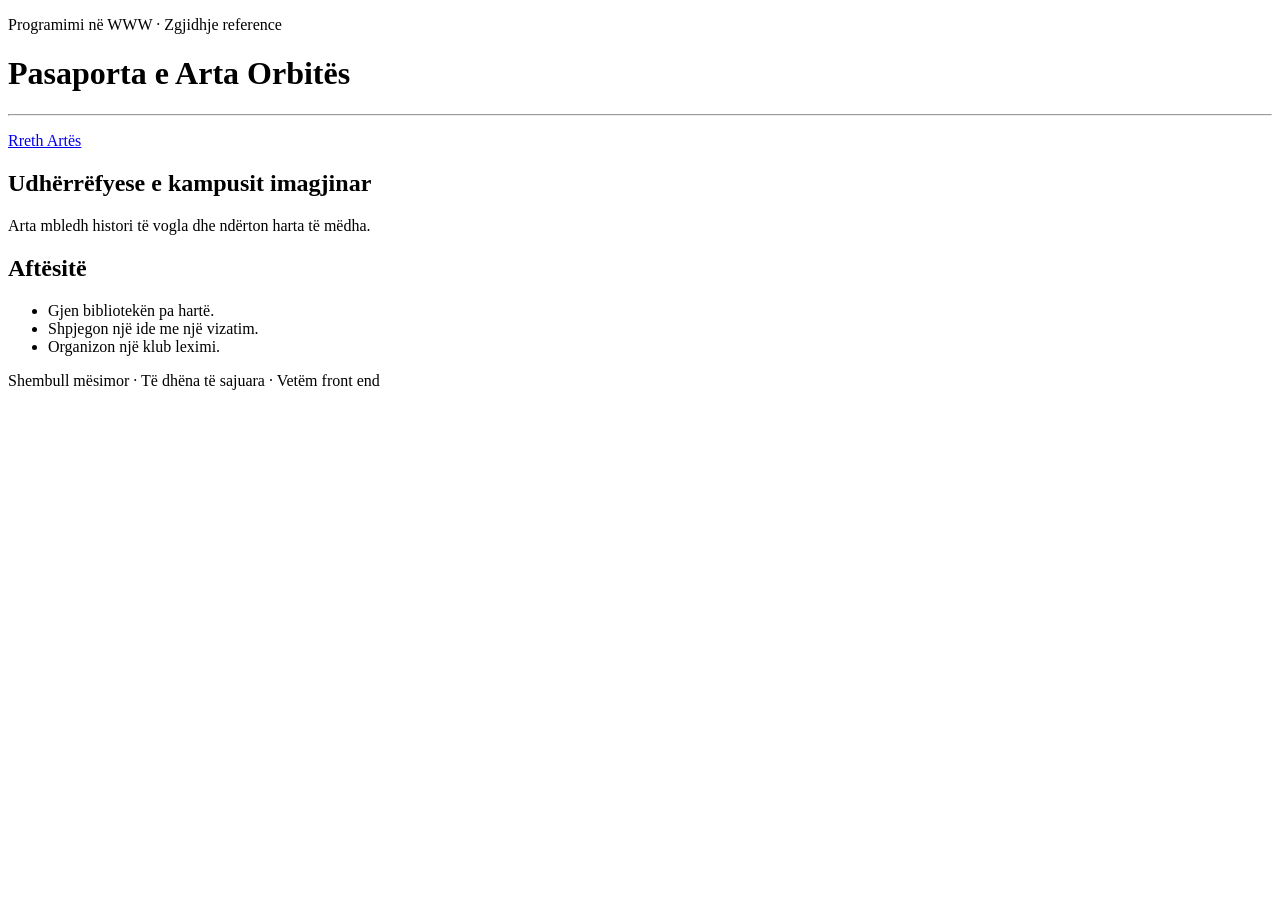
<file: JavaI/index.html>
<!DOCTYPE html>
<html lang="sq">
<head>
    <meta charset="UTF-8">
    <meta name="viewport" content="width=device-width, initial-scale=1.0">
    <title>Pasaporta e Arta Orbitës</title>
</head>

<body>

    <header>
        <p>Programimi në WWW · Zgjidhje reference</p>

        <h1>Pasaporta e Arta Orbitës</h1>

        <hr>
    </header>

    <main>

        <p>
            <a href="rreth.html">Rreth Artës</a>
        </p>

        <h2>Udhërrëfyese e kampusit imagjinar</h2>

        <p>
            Arta mbledh histori të vogla dhe ndërton harta të mëdha.
        </p>

        <h2>Aftësitë</h2>

        <ul>
            <li>Gjen bibliotekën pa hartë.</li>
            <li>Shpjegon një ide me një vizatim.</li>
            <li>Organizon një klub leximi.</li>
        </ul>

    </main>

    <footer>
        <p>
            Shembull mësimor · Të dhëna të sajuara · Vetëm front end
        </p>
    </footer>

</body>
</html>
</file>
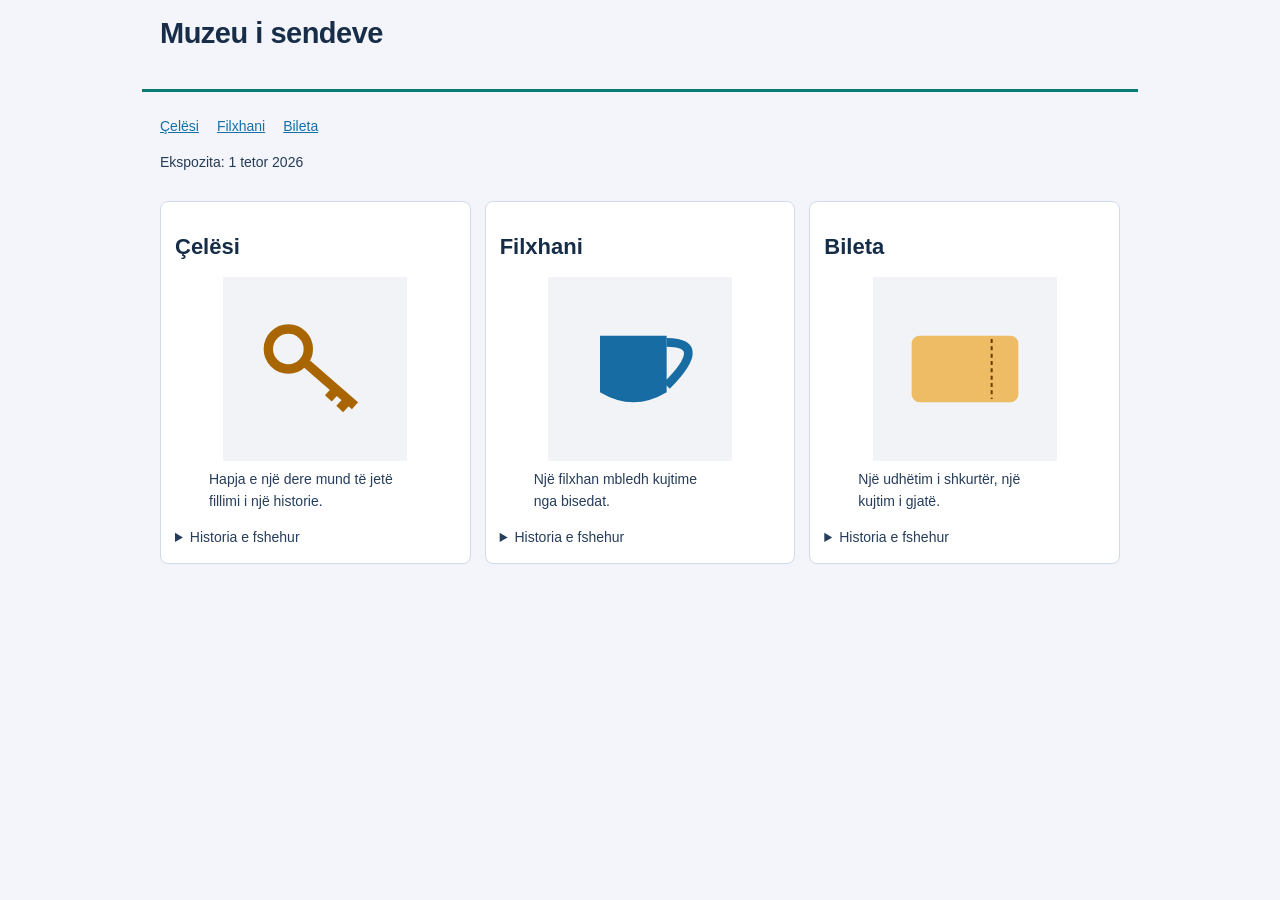
<file: JavaII/index.html>
<!doctype html>
<html lang="sq">
  <head>
    <meta charset="UTF-8" />
    <meta name="viewport" content="width=device-width, initial-scale=1.0" />

    <title>Muzeu i sendeve</title>

    <link rel="stylesheet" href="style.css" />
  </head>

  <body>
    <main class="container">
      <h1>Muzeu i sendeve</h1>

      <div class="line"></div>

      <nav>
        <a href="#celesi">Çelësi</a>
        <a href="#filxhani">Filxhani</a>
        <a href="#bileta">Bileta</a>
      </nav>

      <p class="date">Ekspozita: 1 tetor 2026</p>

      <section class="cards">
        <!-- ÇELËSI -->

        <article class="card" id="celesi">
          <h2>Çelësi</h2>

          <div class="icon-area">
            <img src="celesi.svg" alt="Çelësi" />
          </div>

          <p>
            Hapja e një dere mund të jetë<br />
            fillimi i një historie.
          </p>

          <details>
            <summary>Historia e fshehur</summary>

            <p class="hidden">
              Një çelës i vogël mund të hapë një kapitull të madh.
            </p>
          </details>
        </article>

        <!-- FILXHANI -->

        <article class="card" id="filxhani">
          <h2>Filxhani</h2>

          <div class="icon-area">
            <img src="filxhani.svg" alt="Filxhani" />
          </div>

          <p>
            Një filxhan mbledh kujtime<br />
            nga bisedat.
          </p>

          <details>
            <summary>Historia e fshehur</summary>

            <p class="hidden">
              Çdo filxhan mund të kujtojë një bisedë të veçantë.
            </p>
          </details>
        </article>

        <!-- BILETA -->

        <article class="card" id="bileta">
          <h2>Bileta</h2>

          <div class="icon-area">
            <img src="bileta.svg" alt="Bileta" />
          </div>

          <p>
            Një udhëtim i shkurtër, një<br />
            kujtim i gjatë.
          </p>

          <details>
            <summary>Historia e fshehur</summary>

            <p class="hidden">Një biletë ruan gjurmën e një udhëtimi.</p>
          </details>
        </article>
      </section>
    </main>
  </body>
</html>
</file>
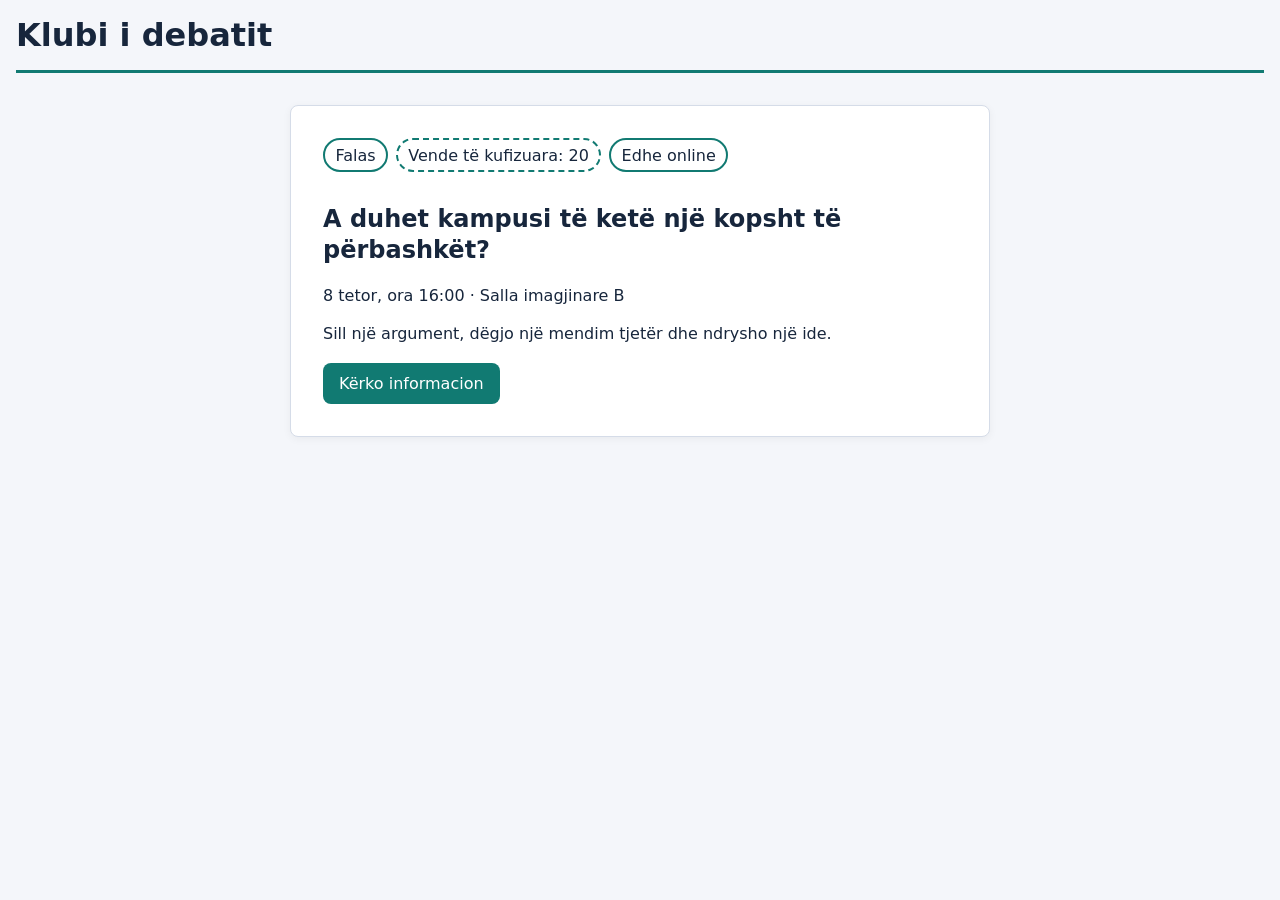
<file: JavaIII/index.html>
<!doctype html>
<html lang="sq">
<head>
  <meta charset="utf-8">
  <meta name="viewport" content="width=device-width, initial-scale=1">
  <title>Klubi i debatit</title>

  <link rel="stylesheet" href="style.css">
  <link rel="stylesheet" href="gabime.css">
</head>

<body>

  <header>
    <h1>Klubi i debatit</h1>
  </header>

  <main>
    <article id="poster" class="poster">

      <div class="tags">
        <span class="tag tag-free">Falas</span>
        <span class="tag tag-limited">Vende të kufizuara: 20</span>
        <span class="tag tag-online">Edhe online</span>
      </div>

      <h2>A duhet kampusi të ketë një kopsht të përbashkët?</h2>

      <p class="event-info">
        8 tetor, ora 16:00 · Salla imagjinare B
      </p>

      <p class="description">
        Sill një argument, dëgjo një mendim tjetër dhe ndrysho një ide.
      </p>

      <a class="register-link" href="https://example.com">
        Kërko informacion
      </a>

    </article>
  </main>

</body>
</html>
</file>
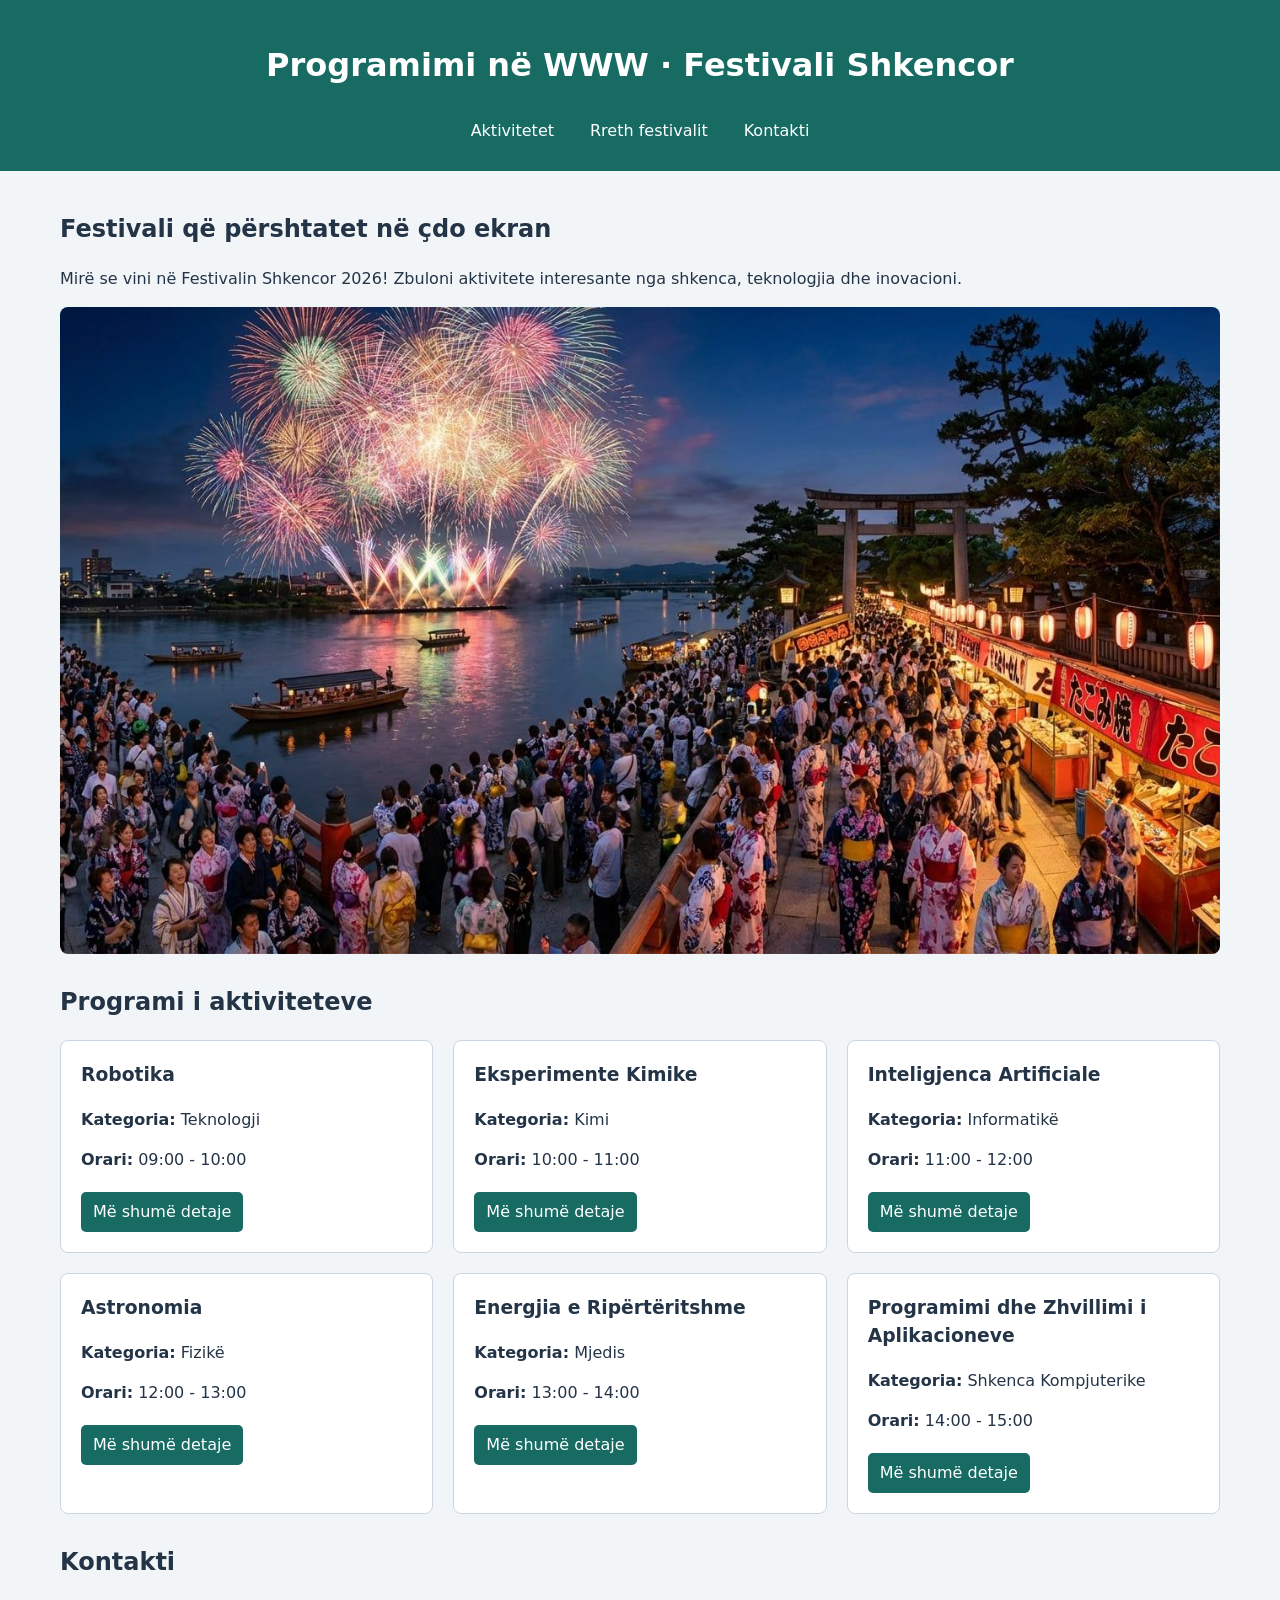
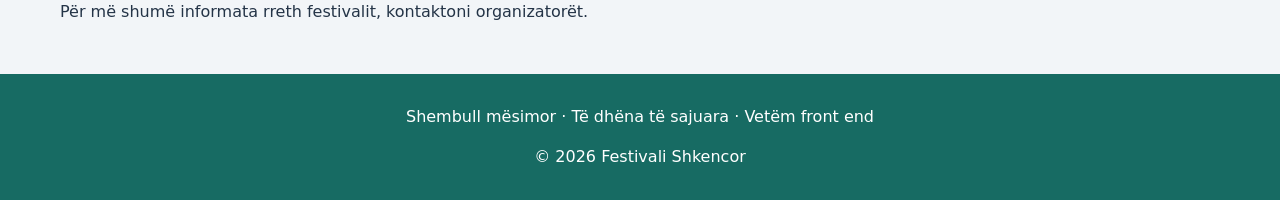
<file: JavaIV/index.html>
<!DOCTYPE html>
<html lang="sq">
<head>
    <meta charset="UTF-8">
    <meta name="viewport" content="width=device-width, initial-scale=1.0">
    <title>Festivali Shkencor</title>
    <link rel="stylesheet" href="style.css">
</head>
<body>

    <a href="#main" class="skip-link">Kalo te përmbajtja</a>

    <header>
        <h1>Programimi në WWW · Festivali Shkencor</h1>

        <nav aria-label="Menuja kryesore">
            <a href="#aktivitetet">Aktivitetet</a>
            <a href="#rreth">Rreth festivalit</a>
            <a href="#kontakti">Kontakti</a>
        </nav>
    </header>

    <main id="main">

        <section id="rreth">
            <h2>Festivali që përshtatet në çdo ekran</h2>

            <p>
                Mirë se vini në Festivalin Shkencor 2026!
                Zbuloni aktivitete interesante nga shkenca,
                teknologjia dhe inovacioni.
            </p>

            <img
                src="images/festivali.jpg"
                alt="Pamje nga aktivitetet e festivalit shkencor"
                class="festival-img"
            >
        </section>

        <section id="aktivitetet">
            <h2>Programi i aktiviteteve</h2>

            <div class="cards">

                <article class="card">
                    <h3>Robotika</h3>
                    <p><strong>Kategoria:</strong> Teknologji</p>
                    <p><strong>Orari:</strong> 09:00 - 10:00</p>
                    <a href="#kontakti">Më shumë detaje</a>
                </article>

                <article class="card">
                    <h3>Eksperimente Kimike</h3>
                    <p><strong>Kategoria:</strong> Kimi</p>
                    <p><strong>Orari:</strong> 10:00 - 11:00</p>
                    <a href="#kontakti">Më shumë detaje</a>
                </article>

                <article class="card">
                    <h3>Inteligjenca Artificiale</h3>
                    <p><strong>Kategoria:</strong> Informatikë</p>
                    <p><strong>Orari:</strong> 11:00 - 12:00</p>
                    <a href="#kontakti">Më shumë detaje</a>
                </article>

                <article class="card">
                    <h3>Astronomia</h3>
                    <p><strong>Kategoria:</strong> Fizikë</p>
                    <p><strong>Orari:</strong> 12:00 - 13:00</p>
                    <a href="#kontakti">Më shumë detaje</a>
                </article>

                <article class="card">
                    <h3>Energjia e Ripërtëritshme</h3>
                    <p><strong>Kategoria:</strong> Mjedis</p>
                    <p><strong>Orari:</strong> 13:00 - 14:00</p>
                    <a href="#kontakti">Më shumë detaje</a>
                </article>

                <article class="card">
                    <h3>Programimi dhe Zhvillimi i Aplikacioneve</h3>
                    <p><strong>Kategoria:</strong> Shkenca Kompjuterike</p>
                    <p><strong>Orari:</strong> 14:00 - 15:00</p>
                    <a href="#kontakti">Më shumë detaje</a>
                </article>

            </div>
        </section>

        <section id="kontakti">
            <h2>Kontakti</h2>
            <p>
                Për më shumë informata rreth festivalit,
                kontaktoni organizatorët.
            </p>
        </section>

    </main>

    <footer>
        <p>Shembull mësimor · Të dhëna të sajuara · Vetëm front end</p>
        <p>&copy; 2026 Festivali Shkencor</p>
    </footer>

</body>
</html>
</file>
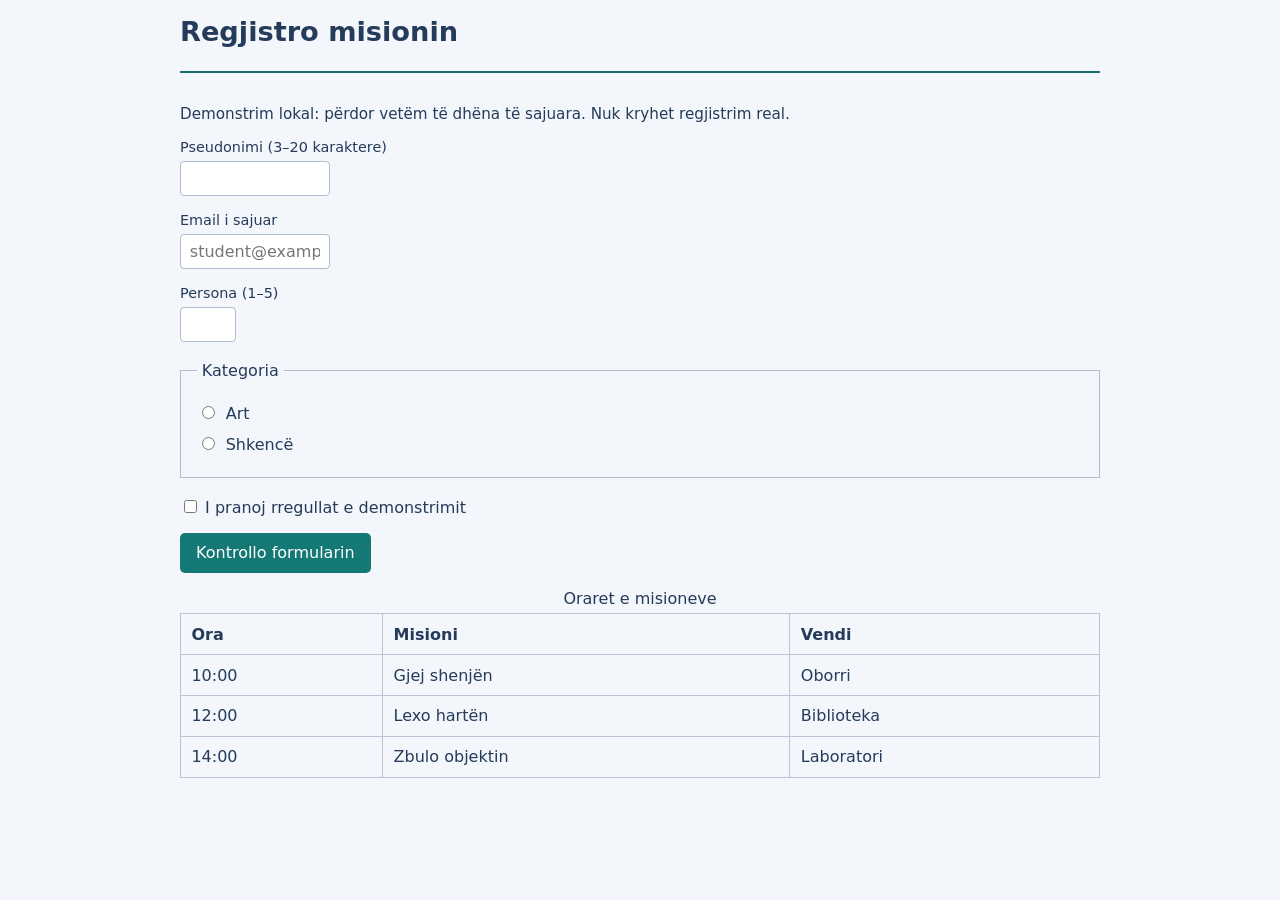
<file: JavaV/index.html>
<!DOCTYPE html>
<html lang="sq">
<head>
    <meta charset="UTF-8">
    <meta name="viewport" content="width=device-width, initial-scale=1.0">
    <title>Regjistro misionin</title>
    <link rel="stylesheet" href="style.css">
</head>

<body>

<main>

    <h1>Regjistro misionin</h1>

    <hr>

    <p class="intro">
        Demonstrim lokal: përdor vetëm të dhëna të sajuara.
        Nuk kryhet regjistrim real.
    </p>

    <form action="pranuar.html" method="get">

        <div class="field">
            <label for="pseudonimi">
                Pseudonimi (3–20 karaktere)
            </label>

            <input
                type="text"
                id="pseudonimi"
                name="pseudonimi"
                minlength="3"
                maxlength="20"
                required
            >
        </div>

        <div class="field">
            <label for="email">
                Email i sajuar
            </label>

            <input
                type="email"
                id="email"
                name="email"
                placeholder="student@example.org"
                required
            >
        </div>

        <div class="field">
            <label for="persona">
                Persona (1–5)
            </label>

            <input
                type="number"
                id="persona"
                name="persona"
                min="1"
                max="5"
                required
            >
        </div>

        <fieldset>

            <legend>Kategoria</legend>

            <label class="radio-label">
                <input
                    type="radio"
                    name="kategoria"
                    value="Art"
                    required
                >
                Art
            </label>

            <label class="radio-label">
                <input
                    type="radio"
                    name="kategoria"
                    value="Shkencë"
                >
                Shkencë
            </label>

        </fieldset>

        <div class="rules">

            <label for="rregullat">

                <input
                    type="checkbox"
                    id="rregullat"
                    name="rregullat"
                    value="pranuar"
                    required
                >

                I pranoj rregullat e demonstrimit

            </label>

        </div>

        <button type="submit">
            Kontrollo formularin
        </button>

    </form>


    <table>

        <caption>
            Oraret e misioneve
        </caption>

        <thead>

            <tr>
                <th scope="col">Ora</th>
                <th scope="col">Misioni</th>
                <th scope="col">Vendi</th>
            </tr>

        </thead>

        <tbody>

            <tr>
                <td>10:00</td>
                <td>Gjej shenjën</td>
                <td>Oborri</td>
            </tr>

            <tr>
                <td>12:00</td>
                <td>Lexo hartën</td>
                <td>Biblioteka</td>
            </tr>

            <tr>
                <td>14:00</td>
                <td>Zbulo objektin</td>
                <td>Laboratori</td>
            </tr>

        </tbody>

    </table>

</main>

</body>
</html>
</file>
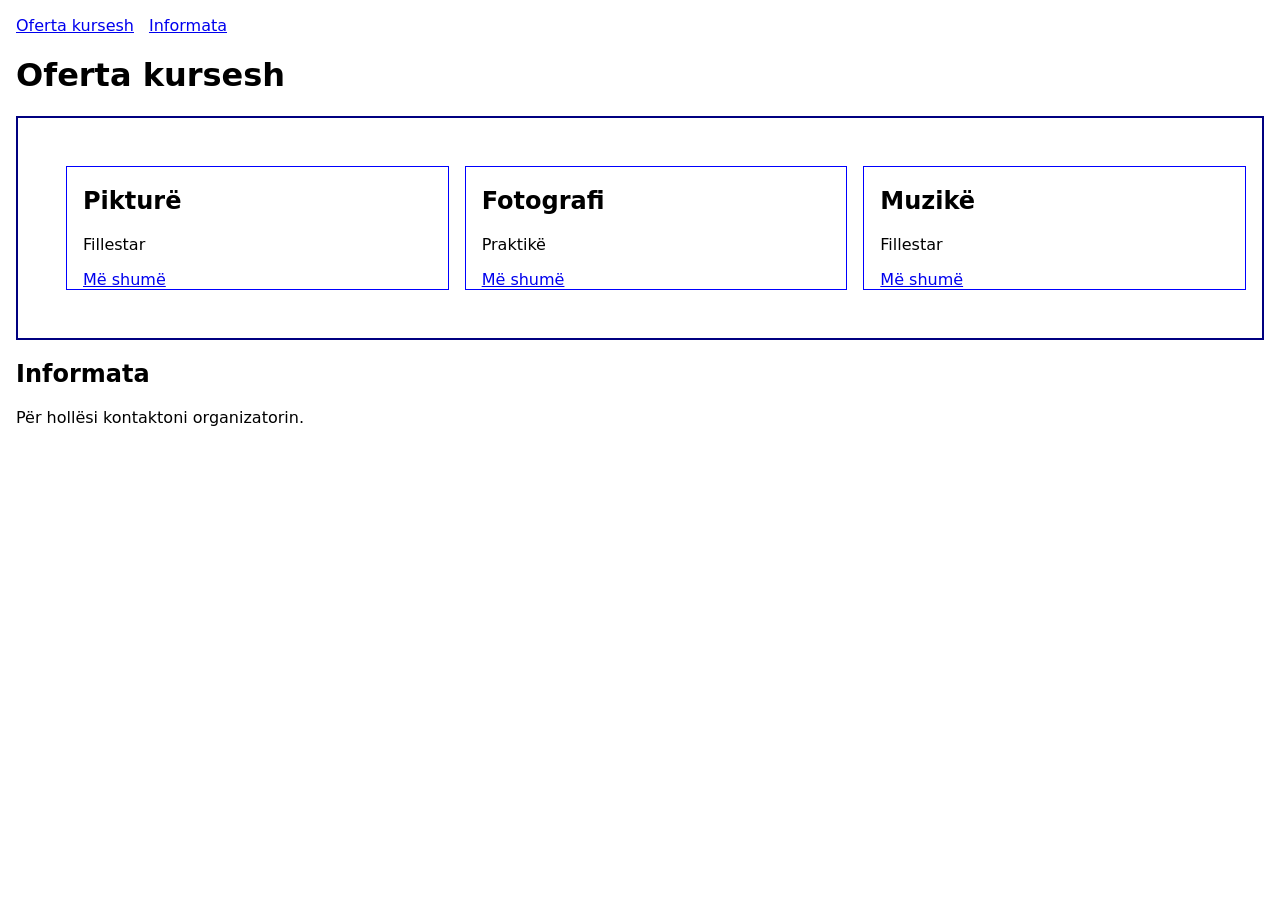
<file: Vleresime/Prova1/index.html>
<!doctype html>
<html lang="sq">
<head>
  <meta charset="UTF-8">
  <meta name="viewport" content="width=device-width,initial-scale=1">
  <title>Oferta kursesh</title>
  <link rel="stylesheet" href="style.css">
</head>
<body>
  <header>
    <nav>
    <a href="#kurset">Oferta kursesh</a> 
    <a href="#regjistrimi">Informata</a>
    </nav>
  </header> 
  <main>
    <h1>Oferta kursesh</h1>
    <section id="kurset" class="offers" aria-label="Oferta kursesh">
      <!-- TODO: tri article; secili ka h2, p dhe lidhjen Më shumë. -->
       <article class="card">
        <h2>Pikturë</h2>
        <p>Fillestar</p>
        <a href="#regjistrimi">Më shumë</a>
       </article>
       <article class="card">
        <h2>Fotografi</h2>
        <p>Praktikë</p>
        <a href="#regjistrimi">Më shumë</a>
       </article>
       <article class="card">
        <h2>Muzikë</h2>
        <p>Fillestar</p>
        <a href="#regjistrimi">Më shumë</a>
       </article>
    </section>
    <section id="regjistrimi">
      <h2>Informata</h2>
      <p>Për hollësi kontaktoni organizatorin.</p>
    </section>
  </main>
</body>
</html>
</file>
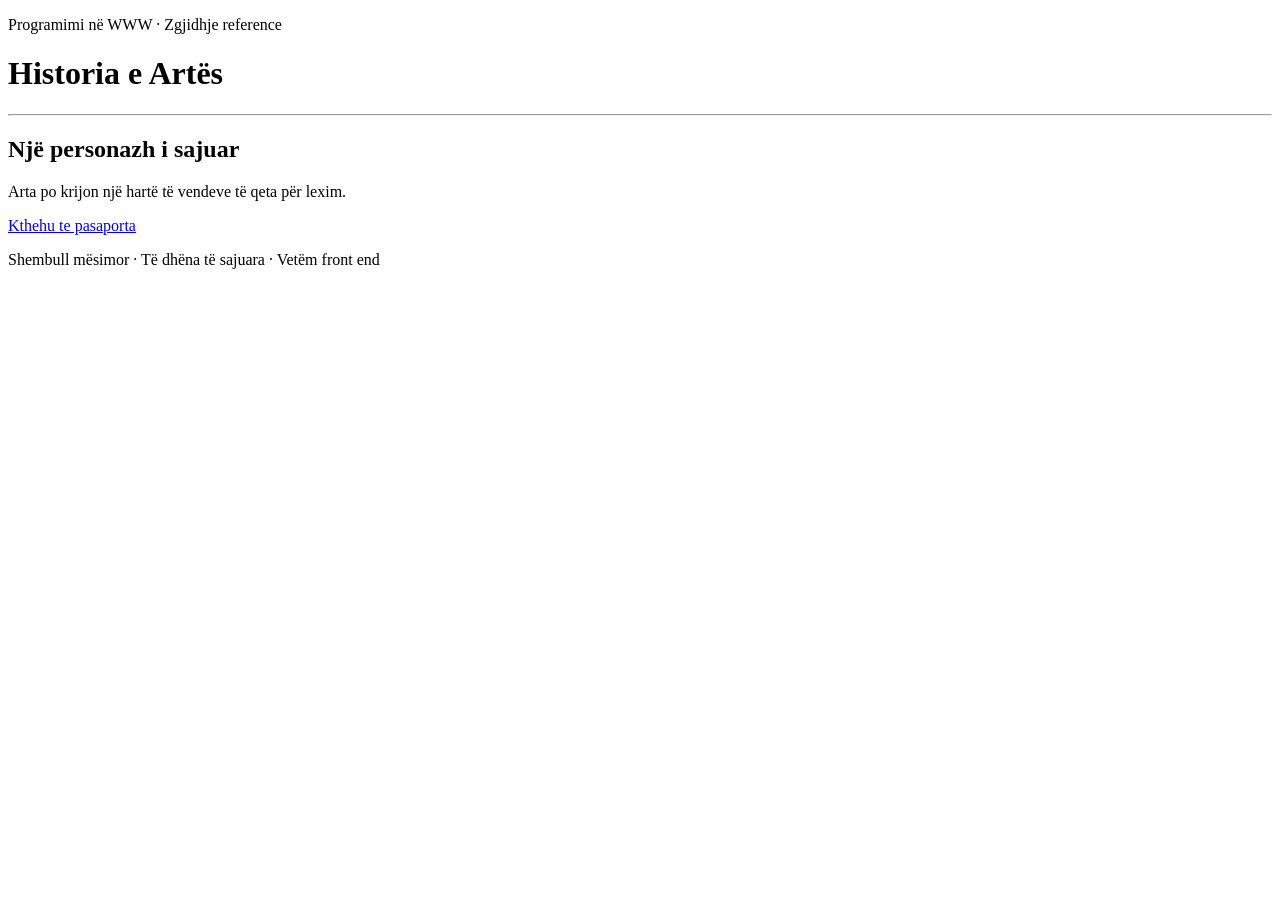
<file: JavaI/rreth.html>
<!DOCTYPE html>
<html lang="sq">
<head>
    <meta charset="UTF-8">
    <meta name="viewport" content="width=device-width, initial-scale=1.0">
    <title>Historia e Artës</title>
</head>

<body>

    <header>
        <p>Programimi në WWW · Zgjidhje reference</p>

        <h1>Historia e Artës</h1>

        <hr>
    </header>

    <main>

        <h2>Një personazh i sajuar</h2>

        <p>
            Arta po krijon një hartë të vendeve të qeta për lexim.
        </p>

        <p>
            <a href="index.html">Kthehu te pasaporta</a>
        </p>

    </main>

    <footer>
        <p>
            Shembull mësimor · Të dhëna të sajuara · Vetëm front end
        </p>
    </footer>

</body>
</html>
</file>
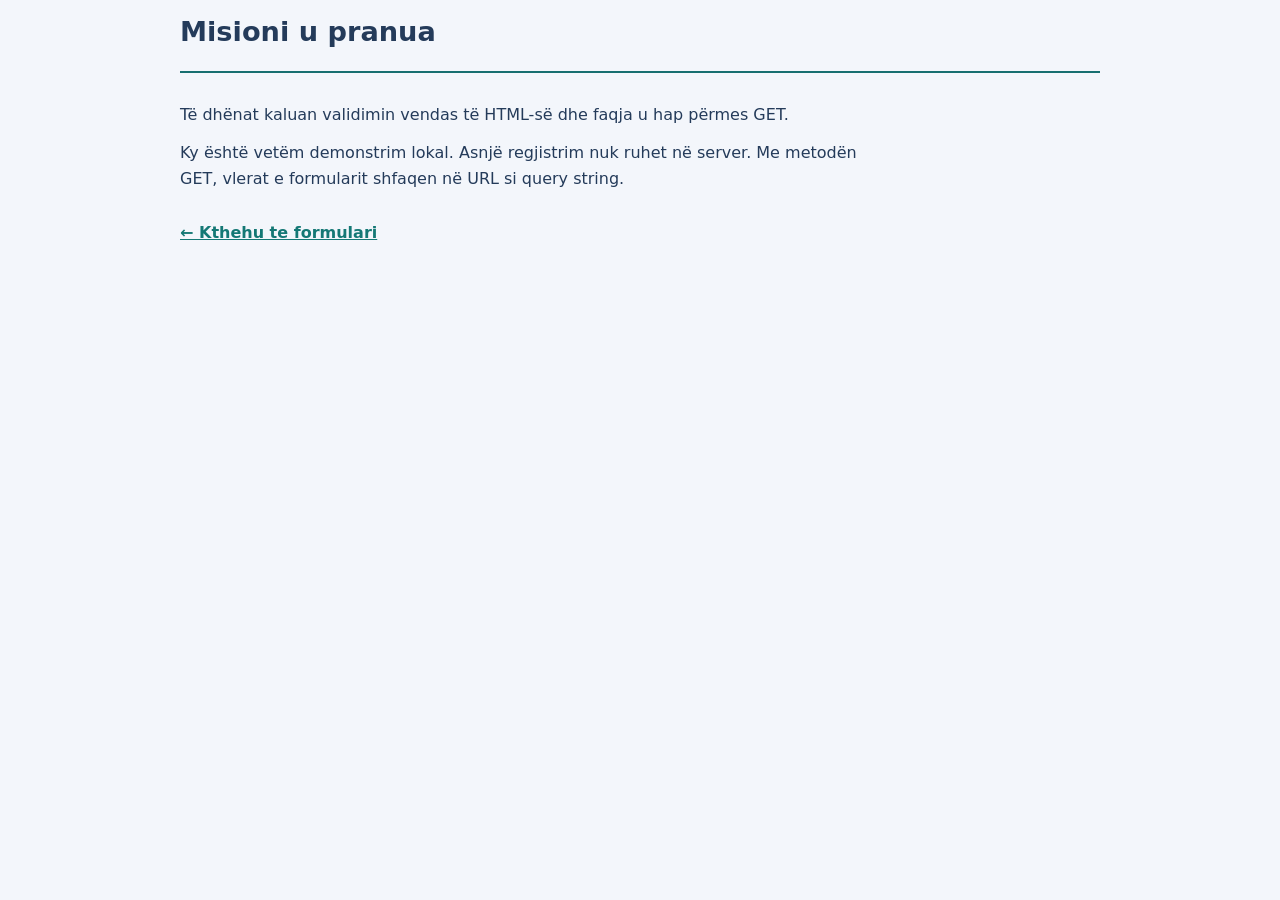
<file: JavaV/pranuar.html>
<!DOCTYPE html>
<html lang="sq">
<head>
    <meta charset="UTF-8">
    <meta name="viewport" content="width=device-width, initial-scale=1.0">
    <title>Misioni u pranua</title>
    <link rel="stylesheet" href="style.css">
</head>

<body>

<main>

    <h1>Misioni u pranua</h1>

    <hr>

    <p>
        Të dhënat kaluan validimin vendas të HTML-së
        dhe faqja u hap përmes GET.
    </p>

    <p class="note">
        Ky është vetëm demonstrim lokal.
        Asnjë regjistrim nuk ruhet në server.
        Me metodën GET, vlerat e formularit shfaqen në URL
        si query string.
    </p>

    <a class="back" href="index.html">
        ← Kthehu te formulari
    </a>

</main>

</body>
</html>
</file>
<file: JavaII/style.css>
* {
  box-sizing: border-box;
}

body {
  margin: 0;
  background-color: #f3f5fa;
  color: #182d47;
  font-family: Arial, Helvetica, sans-serif;
}

.container {
  width: min(960px, calc(100% - 36px));
  margin: 0 auto;
  padding: 17px 0 35px;
}

/* TITULLI */

h1 {
  margin: 0;

  font-size: 29px;
  font-weight: 700;

  letter-spacing: -0.5px;
}

/* VIJA */

.line {
  height: 3px;

  background-color: #087d76;

  margin: 39px -18px 26px;
}

/* NAVIGIMI */

nav {
  display: flex;

  gap: 18px;

  margin-bottom: 20px;
}

nav a {
  color: #1670a8;

  font-size: 14px;

  text-decoration: underline;
}

/* DATA */

.date {
  margin: 0 0 31px;

  font-size: 14px;

  color: #263b55;
}

/* CARDS */

.cards {
  display: grid;

  grid-template-columns: repeat(3, 1fr);

  gap: 14px;
}

/* CARD */

.card {
  min-height: 363px;

  background-color: white;

  border: 1px solid #d2dce8;

  border-radius: 8px;

  padding: 32px 14px 17px;

  box-shadow: 0 1px 2px rgba(0, 0, 0, 0.02);
}

/* TITULLI I CARD */

.card h2 {
  margin: 0 0 17px;

  font-size: 22px;

  color: #162d48;
}

/* FOTO */

.icon-area {
  width: 184px;
  height: 184px;

  margin: 0 auto 8px;

  background-color: #f1f3f6;

  display: flex;

  align-items: center;
  justify-content: center;
}

/* SVG */

.icon-area img {
  width: 140px;
  height: 140px;

  object-fit: contain;
}

/* TEKSTI */

.card > p {
  margin: 0 0 17px 34px;

  color: #263d5b;

  font-size: 14px;

  line-height: 1.55;
}

/* HISTORIA */

details {
  margin-left: 0;

  font-size: 14px;

  color: #263d5b;
}

summary {
  cursor: pointer;

  list-style-position: inside;
}

/* TEKSTI I FSHEHUR */

.hidden {
  margin: 10px 0 0 20px;

  line-height: 1.5;
}

/* RESPONSIVE */

@media (max-width: 760px) {
  .cards {
    grid-template-columns: 1fr;
  }

  .card {
    max-width: 420px;

    width: 100%;

    margin: auto;
  }

  .line {
    margin-left: 0;
    margin-right: 0;
  }
}
</file>
<file: JavaIII/style.css>
:root {
    --color-primary: #117a72;
    --color-dark: #17263c;
    --color-background: #f4f6fa;
    --color-white: #ffffff;
    --color-border: #d5dce8;
  
    --space-small: 0.5rem;
    --space-medium: 1rem;
    --space-large: 2rem;
  
    --radius: 0.5rem;
  }
  
  * {
    box-sizing: border-box;
  }
  
  body {
    font-family: system-ui, Arial, sans-serif;
    margin: 0;
    padding: 1rem;
    background: var(--color-background);
    color: var(--color-dark);
  }
  
  header {
    border-bottom: 3px solid var(--color-primary);
    margin-bottom: var(--space-large);
  }
  
  header h1 {
    margin: 0 0 1rem;
  }
  
  main {
    display: flex;
    justify-content: center;
  }
  
  .poster {
    width: 100%;
    max-width: 700px;
    padding: var(--space-large);
    background: var(--color-white);
    border: 1px solid var(--color-border);
    border-radius: var(--radius);
    box-shadow: 0 2px 8px rgba(0, 0, 0, 0.05);
  }
  
  .tags {
    display: flex;
    flex-wrap: wrap;
    gap: var(--space-small);
    margin-bottom: var(--space-large);
  }
  
  .tag {
    display: inline-block;
    padding: 0.35rem 0.65rem;
    border: 2px solid var(--color-primary);
    border-radius: 999px;
  }
  
  .tag-limited {
    border-style: dashed;
  }
  
  .poster h2 {
    margin-top: 0;
    line-height: 1.3;
  }
  
  .event-info {
    margin-bottom: var(--space-medium);
  }
  
  .description {
    line-height: 1.6;
  }
  
  .register-link {
    display: inline-block;
    padding: 0.7rem 1rem;
    background: var(--color-primary);
    color: var(--color-white);
    text-decoration: none;
    border-radius: var(--radius);
  }
  
  .register-link:hover {
    opacity: 0.85;
  }
  
  .register-link:focus-visible {
    outline: 3px solid #17263c;
    outline-offset: 4px;
  }
</file>
<file: JavaIII/gabime.css>
/* 
  #poster është më specifik se .poster,
  prandaj rregullat e #poster fitojnë në kaskadë.

  width: 700px mund të shkaktojë overflow në ekrane të vogla.
*/

#poster {
    color: #17263c;
    background: #ffffff;
    width: 100%;
    max-width: 700px;
    padding: 2rem;
  }
  
  .poster {
    color: #17263c;
    width: 100%;
  }
</file>
<file: JavaIV/style.css>
* {
    box-sizing: border-box;
}

html {
    scroll-behavior: smooth;
}

body {
    font-family: system-ui, sans-serif;
    margin: 0;
    background: #f2f5f8;
    color: #243447;
    line-height: 1.5;
}

/* Lidhja për kalim te përmbajtja */

.skip-link {
    position: absolute;
    left: 10px;
    top: -60px;
    background: white;
    color: black;
    padding: 10px;
    z-index: 10;
}

.skip-link:focus {
    top: 10px;
}

/* Header */

header {
    background: #176b63;
    color: white;
    padding: 20px;
    text-align: center;
}

/* Menuja me Flexbox */

nav {
    display: flex;
    justify-content: center;
    flex-wrap: wrap;
    gap: 20px;
}

nav a {
    color: white;
    text-decoration: none;
    padding: 8px;
}

nav a:hover {
    text-decoration: underline;
}

/* Fokus i dukshëm për tastierë */

a:focus-visible {
    outline: 3px solid orange;
    outline-offset: 4px;
}

/* Përmbajtja */

main {
    width: 100%;
    max-width: 1200px;
    margin: auto;
    padding: 20px;
}

section {
    margin-bottom: 30px;
}

/* Imazhi fleksibil */

.festival-img {
    display: block;
    width: 100%;
    max-width: 100%;
    height: auto;
    border-radius: 8px;
}

/* Grid - një kolonë në telefon */

.cards {
    display: grid;
    grid-template-columns: 1fr;
    gap: 20px;
}

/* Kartat */

.card {
    min-width: 0;
    background: white;
    border: 1px solid #cbd5e1;
    border-radius: 8px;
    padding: 20px;
    overflow-wrap: anywhere;
}

.card h3 {
    margin-top: 0;
}

.card p {
    margin-bottom: 10px;
}

.card a {
    display: inline-block;
    margin-top: 10px;
    padding: 8px 12px;
    background: #176b63;
    color: white;
    text-decoration: none;
    border-radius: 5px;
}

.card a:hover {
    background: #104c46;
}

/* Tablet: dy kolona */

@media (min-width: 600px) {
    .cards {
        grid-template-columns: repeat(2, minmax(0, 1fr));
    }
}

/* Desktop: tri kolona */

@media (min-width: 900px) {
    .cards {
        grid-template-columns: repeat(3, minmax(0, 1fr));
    }
}

/* Footer */

footer {
    background: #176b63;
    color: white;
    text-align: center;
    padding: 15px;
}
</file>
<file: JavaV/style.css>
* {
    box-sizing: border-box;
}

body {
    font-family: system-ui, sans-serif;
    margin: 0;
    background: #f3f6fb;
    color: #243b5a;
}

main {
    max-width: 960px;
    margin: 0 auto;
    padding: 1rem 1.25rem 2rem;
}

h1 {
    margin: 0 0 1.5rem;
    font-size: 1.7rem;
}

hr {
    border: 0;
    border-top: 2px solid #176f70;
    margin-bottom: 2rem;
}

.intro {
    margin-bottom: 1rem;
    font-size: 0.95rem;
}

.field {
    margin-bottom: 1rem;
}

.field label {
    display: block;
    margin-bottom: 0.35rem;
    font-size: 0.9rem;
}

input[type="text"],
input[type="email"],
input[type="number"] {
    display: block;
    width: 150px;
    min-height: 34px;
    padding: 0.45rem 0.55rem;
    border: 1px solid #aebbd0;
    border-radius: 4px;
    background: white;
    font: inherit;
}

input[type="number"] {
    width: 56px;
}

fieldset {
    margin: 1.2rem 0;
    padding: 0.8rem 1rem;
    border: 1px solid #aebbd0;
}

legend {
    padding: 0 0.3rem;
}

.radio-label {
    display: block;
    margin: 0.65rem 0;
}

.radio-label input {
    margin-right: 0.35rem;
}

.rules {
    margin: 1rem 0;
}

button {
    border: 0;
    border-radius: 5px;
    padding: 0.65rem 1rem;
    background: #147875;
    color: white;
    font: inherit;
    cursor: pointer;
}

button:hover {
    background: #10625f;
}

table {
    width: 100%;
    margin-top: 1rem;
    border-collapse: collapse;
}

caption {
    margin-bottom: 0.35rem;
}

th,
td {
    border: 1px solid #b9c5d7;
    padding: 0.65rem;
    text-align: left;
}

th {
    font-weight: 700;
}

.note {
    max-width: 700px;
    line-height: 1.6;
}

.back {
    display: inline-block;
    margin-top: 1rem;
    color: #147875;
    font-weight: 600;
}
</file>
<file: Vleresime/Prova1/style.css>
*{
    box-sizing: border-box;
}

body { 
    font-family: system-ui, sans-serif; 
    margin: 1rem; 

}
nav{
    display: flex;
    flex-wrap: wrap;
    gap: 15px;
}
.offers { 
    display: grid;
    grid-template-columns: 1fr;
    gap: 1rem;
    padding: 2rem; 
    border: 2px solid navy; 
    box-sizing: content-box; 
}
.card{
    width: 100%; 
    min-width: 0;
    border:1px solid blue;
    margin: 1rem;
    padding-left: 1rem;
    overflow-wrap:anywhere ;
}
.card h2{
    
}
a:focus { 
    outline: none; 
}
a:focus-visible{
    outline: 4px;
    outline-offset: 3px solid red;
}
#regjistrimi{
    overflow-wrap:anywhere ;
}
@media (min-width:1000px){
    .offers{
        grid-template-columns: repeat(3,1fr);
    }

}
</file>
